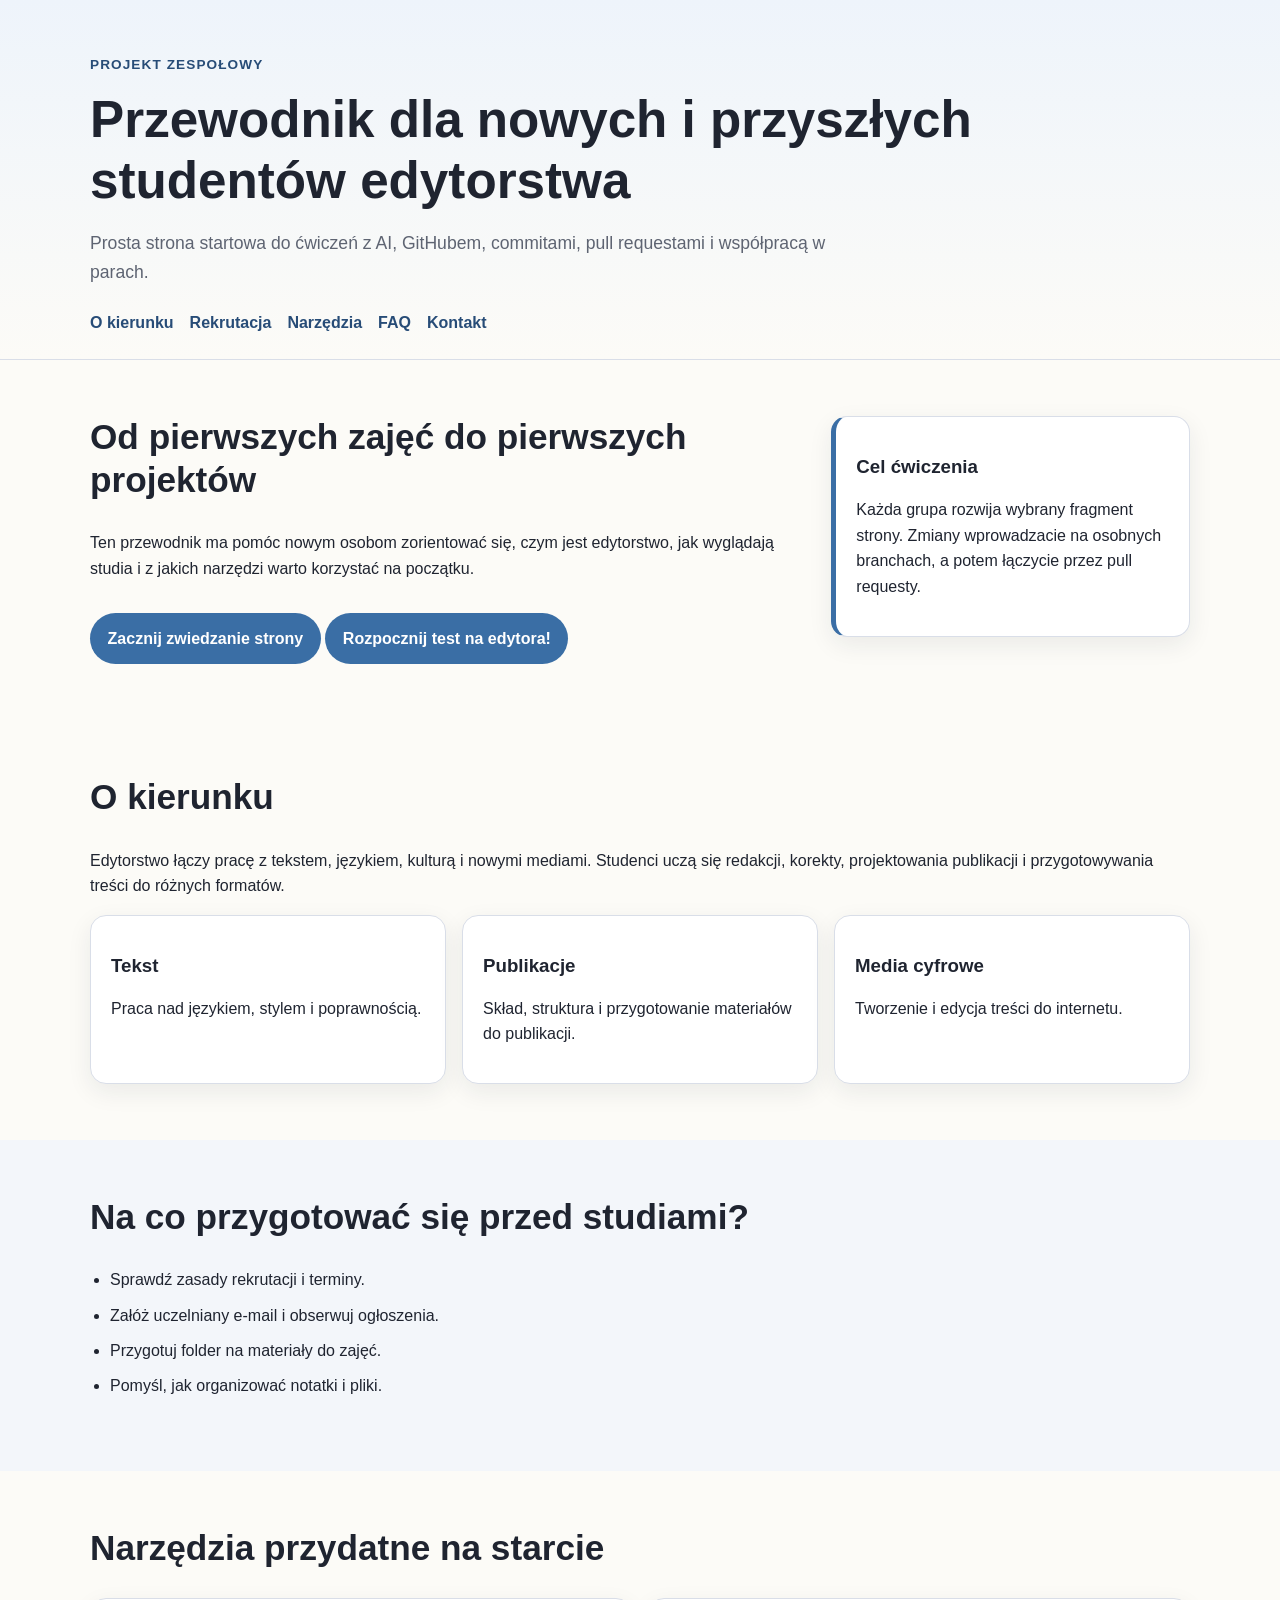
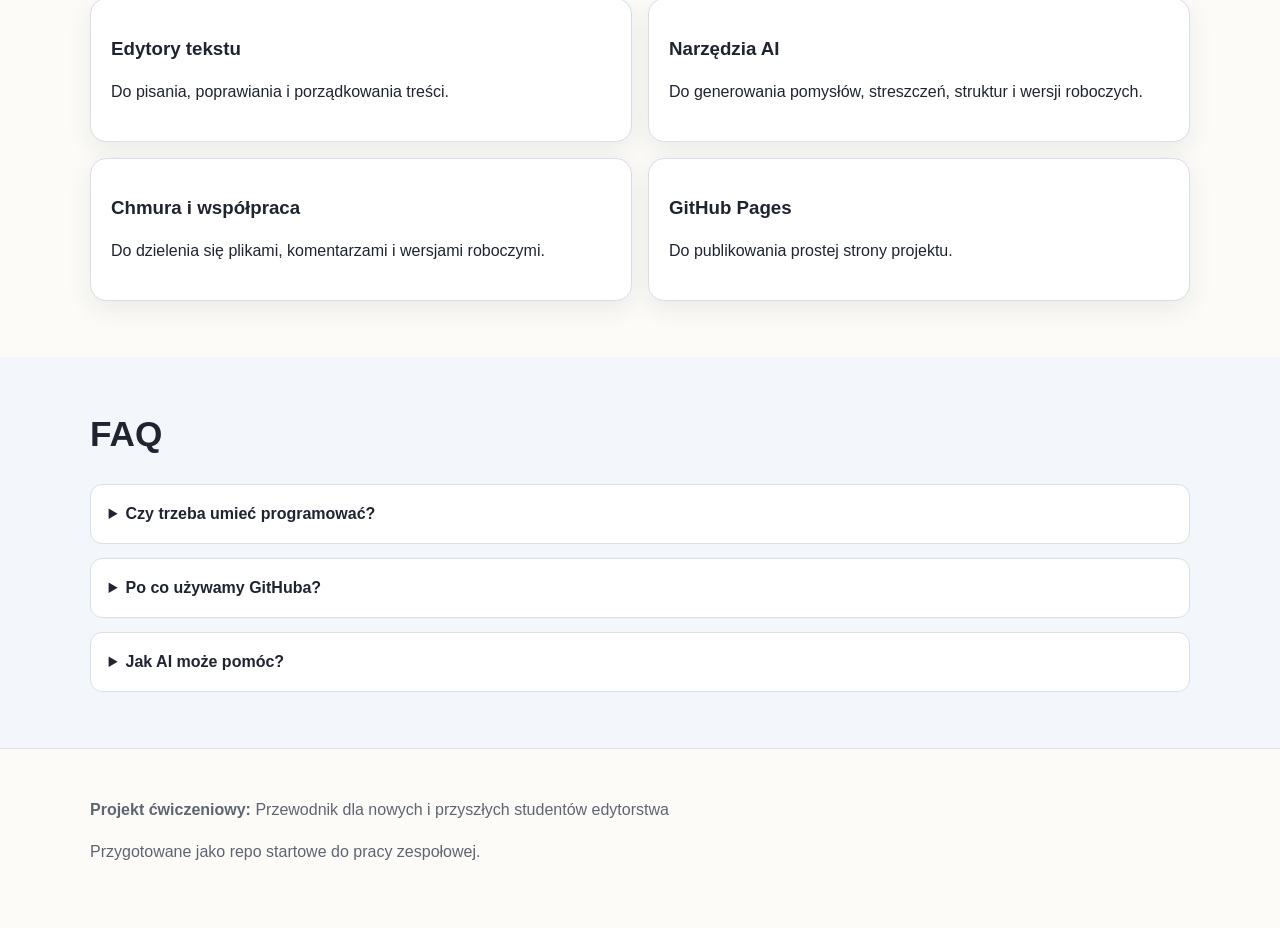
<file: index.html>
<!DOCTYPE html>
<html lang="pl">
<head>
  <meta charset="UTF-8" />
  <meta name="viewport" content="width=device-width, initial-scale=1.0" />
  <title>Przewodnik dla nowych i przyszłych studentów edytorstwa</title>
  <meta name="description" content="Strona ćwiczeniowa do pracy zespołowej z GitHub Pages, commitami i pull requestami." />
  <link rel="stylesheet" href="style.css" />
</head>
<body>
  <header class="site-header">
    <div class="container">
      <p class="eyebrow">Projekt zespołowy</p>
      <h1>Przewodnik dla nowych i przyszłych studentów edytorstwa</h1>
      <p class="lead">
        Prosta strona startowa do ćwiczeń z AI, GitHubem, commitami, pull requestami i współpracą w parach.
      </p>
      <nav class="main-nav" aria-label="Nawigacja główna">
        <ul>
          <li><a href="#o-kierunku">O kierunku</a></li>
          <li><a href="#rekrutacja">Rekrutacja</a></li>
          <li><a href="#narzedzia">Narzędzia</a></li>
          <li><a href="#faq">FAQ</a></li>
          <li><a href="#kontakt">Kontakt</a></li>
        </ul>
      </nav>
    </div>
  </header>
  

  <main>
    <section class="hero">
      <div class="container two-columns">
        <div>
          <h2>Od pierwszych zajęć do pierwszych projektów</h2>
          <p>
            Ten przewodnik ma pomóc nowym osobom zorientować się, czym jest edytorstwo,
            jak wyglądają studia i z jakich narzędzi warto korzystać na początku.
          </p>
          <a class="button" href="#o-kierunku">Zacznij zwiedzanie strony</a>
          <a class="button" href="https://emilia-charchut-walkosz.github.io/edytorstwo.github.io/przycisk.html" target="_blank">Rozpocznij test na edytora!</a>
        </div>
        <div class="card note">
          <h3>Cel ćwiczenia</h3>
          <p>
            Każda grupa rozwija wybrany fragment strony. Zmiany wprowadzacie na osobnych branchach,
            a potem łączycie przez pull requesty.
          </p>
        </div>
      </div>
    </section>

    <section id="o-kierunku" class="section">
      <div class="container">
        <h2>O kierunku</h2>
        <p>
          Edytorstwo łączy pracę z tekstem, językiem, kulturą i nowymi mediami. Studenci uczą się redakcji,
          korekty, projektowania publikacji i przygotowywania treści do różnych formatów.
        </p>

        <div class="grid cards-3">
          <article class="card">
            <h3>Tekst</h3>
            <p>Praca nad językiem, stylem i poprawnością.</p>
          </article>
          <article class="card">
            <h3>Publikacje</h3>
            <p>Skład, struktura i przygotowanie materiałów do publikacji.</p>
          </article>
          <article class="card">
            <h3>Media cyfrowe</h3>
            <p>Tworzenie i edycja treści do internetu.</p>
          </article>
        </div>
      </div>
    </section>

    <section id="rekrutacja" class="section alt">
      <div class="container">
        <h2>Na co przygotować się przed studiami?</h2>
        <ul class="checklist">
          <li>Sprawdź zasady rekrutacji i terminy.</li>
          <li>Załóż uczelniany e-mail i obserwuj ogłoszenia.</li>
          <li>Przygotuj folder na materiały do zajęć.</li>
          <li>Pomyśl, jak organizować notatki i pliki.</li>
        </ul>
      </div>
    </section>

    <section id="narzedzia" class="section">
      <div class="container">
        <h2>Narzędzia przydatne na starcie</h2>
        <div class="grid cards-2">
          <article class="card">
            <h3>Edytory tekstu</h3>
            <p>Do pisania, poprawiania i porządkowania treści.</p>
          </article>
          <article class="card">
            <h3>Narzędzia AI</h3>
            <p>Do generowania pomysłów, streszczeń, struktur i wersji roboczych.</p>
          </article>
          <article class="card">
            <h3>Chmura i współpraca</h3>
            <p>Do dzielenia się plikami, komentarzami i wersjami roboczymi.</p>
          </article>
          <article class="card">
            <h3>GitHub Pages</h3>
            <p>Do publikowania prostej strony projektu.</p>
          </article>
        </div>
      </div>
    </section>

    <section id="faq" class="section alt">
      <div class="container">
        <h2>FAQ</h2>
        <div class="faq-list">
          <details>
            <summary>Czy trzeba umieć programować?</summary>
            <p>Nie. W tym projekcie celem jest współpraca, krytyczne korzystanie z AI i praca nad treścią.</p>
          </details>
          <details>
            <summary>Po co używamy GitHuba?</summary>
            <p>Żeby ćwiczyć pracę zespołową, wersjonowanie zmian i łączenie pracy kilku osób.</p>
          </details>
          <details>
            <summary>Jak AI może pomóc?</summary>
            <p>Może zaproponować strukturę treści, skrócić tekst, poprawić styl albo pomóc z HTML i CSS.</p>
          </details>
        </div>
      </div>
    </section>
  </main>

  <footer id="kontakt" class="site-footer">
    <div class="container">
      <p><strong>Projekt ćwiczeniowy:</strong> Przewodnik dla nowych i przyszłych studentów edytorstwa</p>
      <p>Przygotowane jako repo startowe do pracy zespołowej.</p>
    </div>
  </footer>

  <script src="script.js"></script>
</body>
</html>
</file>
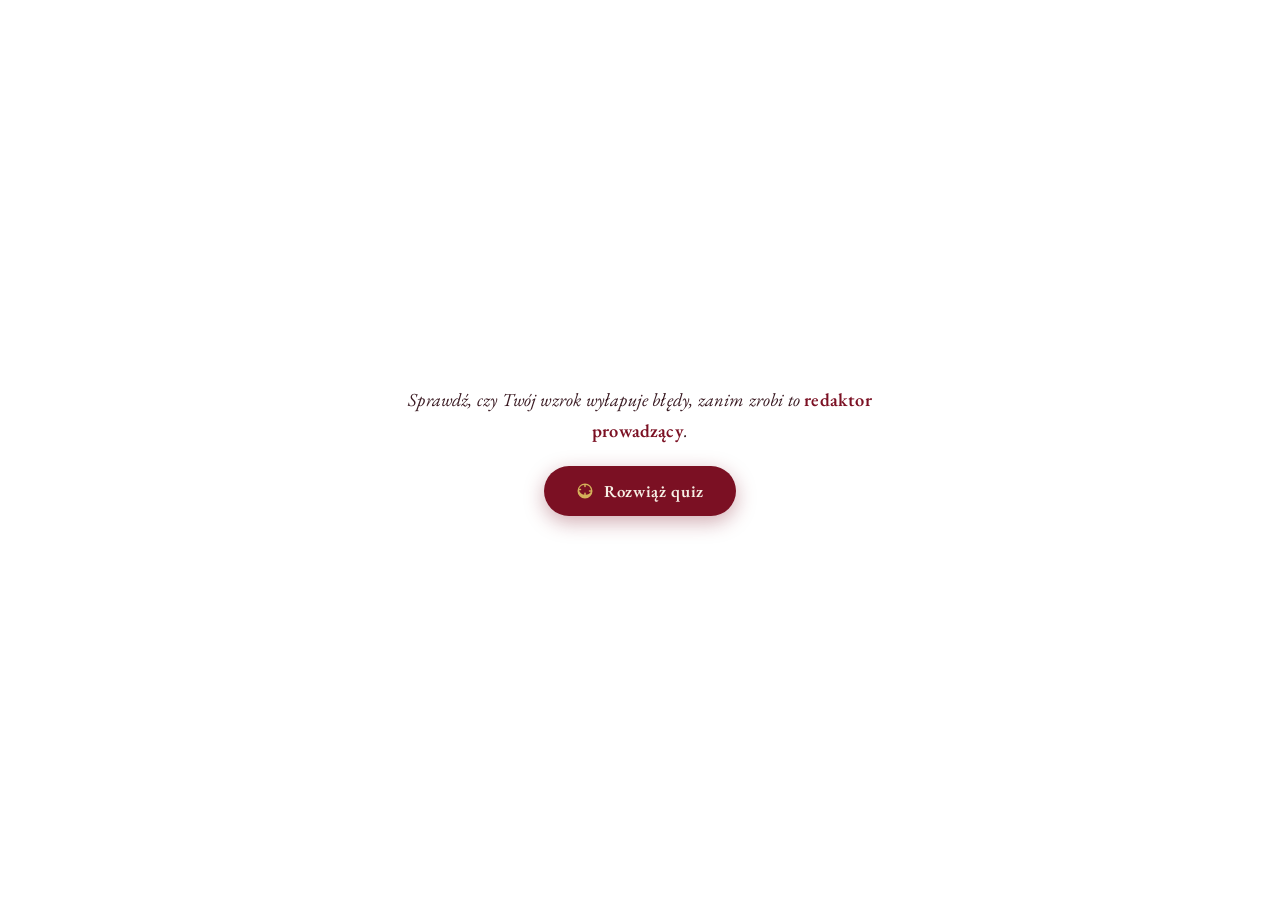
<file: przycisk.html>
<!DOCTYPE html>
<html lang="pl">
<head>
  <meta charset="UTF-8">
  <meta name="viewport" content="width=device-width, initial-scale=1.0">
  <title>Quiz – przycisk</title>
  <style>
    @import url('https://fonts.googleapis.com/css2?family=EB+Garamond:ital,wght@0,400;0,600;1,400&display=swap');

    * {
      box-sizing: border-box;
      margin: 0;
      padding: 0;
    }

    body {
      font-family: 'EB Garamond', Georgia, serif;
      background: transparent;
      display: flex;
      justify-content: center;
      align-items: center;
      min-height: 100vh;
      padding: 20px;
    }

    .widget {
      text-align: center;
      max-width: 520px;
    }

    .teaser {
      font-size: 1.15rem;
      color: #3a1a22;
      font-style: italic;
      margin-bottom: 20px;
      line-height: 1.7;
      letter-spacing: 0.01em;
    }

    .teaser strong {
      font-style: normal;
      font-weight: 600;
      color: #7b1023;
    }

    .btn {
      display: inline-flex;
      align-items: center;
      gap: 10px;
      background: #7b1023;
      color: #f7f0e6;
      font-family: 'EB Garamond', Georgia, serif;
      font-size: 1.05rem;
      font-weight: 600;
      letter-spacing: 0.04em;
      padding: 14px 32px;
      border: none;
      border-radius: 50px;
      cursor: pointer;
      text-decoration: none;
      box-shadow: 0 6px 20px rgba(123, 16, 35, 0.35);
      transition: background 0.2s, transform 0.15s, box-shadow 0.2s;
    }

    .btn:hover {
      background: #5e0c1a;
      transform: translateY(-2px);
      box-shadow: 0 10px 28px rgba(123, 16, 35, 0.45);
    }

    .btn:active {
      transform: translateY(0);
    }

    .btn svg {
      width: 18px;
      height: 18px;
      fill: #d4b15a;
      flex-shrink: 0;
    }
  </style>
</head>
<body>
  <div class="widget">
    <p class="teaser">
      Sprawdź, czy Twój wzrok wyłapuje błędy, zanim zrobi to <strong>redaktor prowadzący</strong>.
    </p>
    <a
      class="btn"
      href="https://emilia-charchut-walkosz.github.io/edytorstwo.github.io/quiz.html"
      target="_blank"
      rel="noopener noreferrer"
    >
      <svg viewBox="0 0 24 24" xmlns="http://www.w3.org/2000/svg">
        <path d="M12 2a10 10 0 1 0 10 10A10 10 0 0 0 12 2zm1 14.93V15a1 1 0 0 0-2 0v1.93A8 8 0 0 1 4.07 11H6a1 1 0 0 0 0-2H4.07A8 8 0 0 1 11 4.07V6a1 1 0 0 0 2 0V4.07A8 8 0 0 1 19.93 11H18a1 1 0 0 0 0 2h1.93A8 8 0 0 1 13 16.93z"/>
      </svg>
      Rozwiąż quiz
    </a>
  </div>
</body>
</html>
</file>
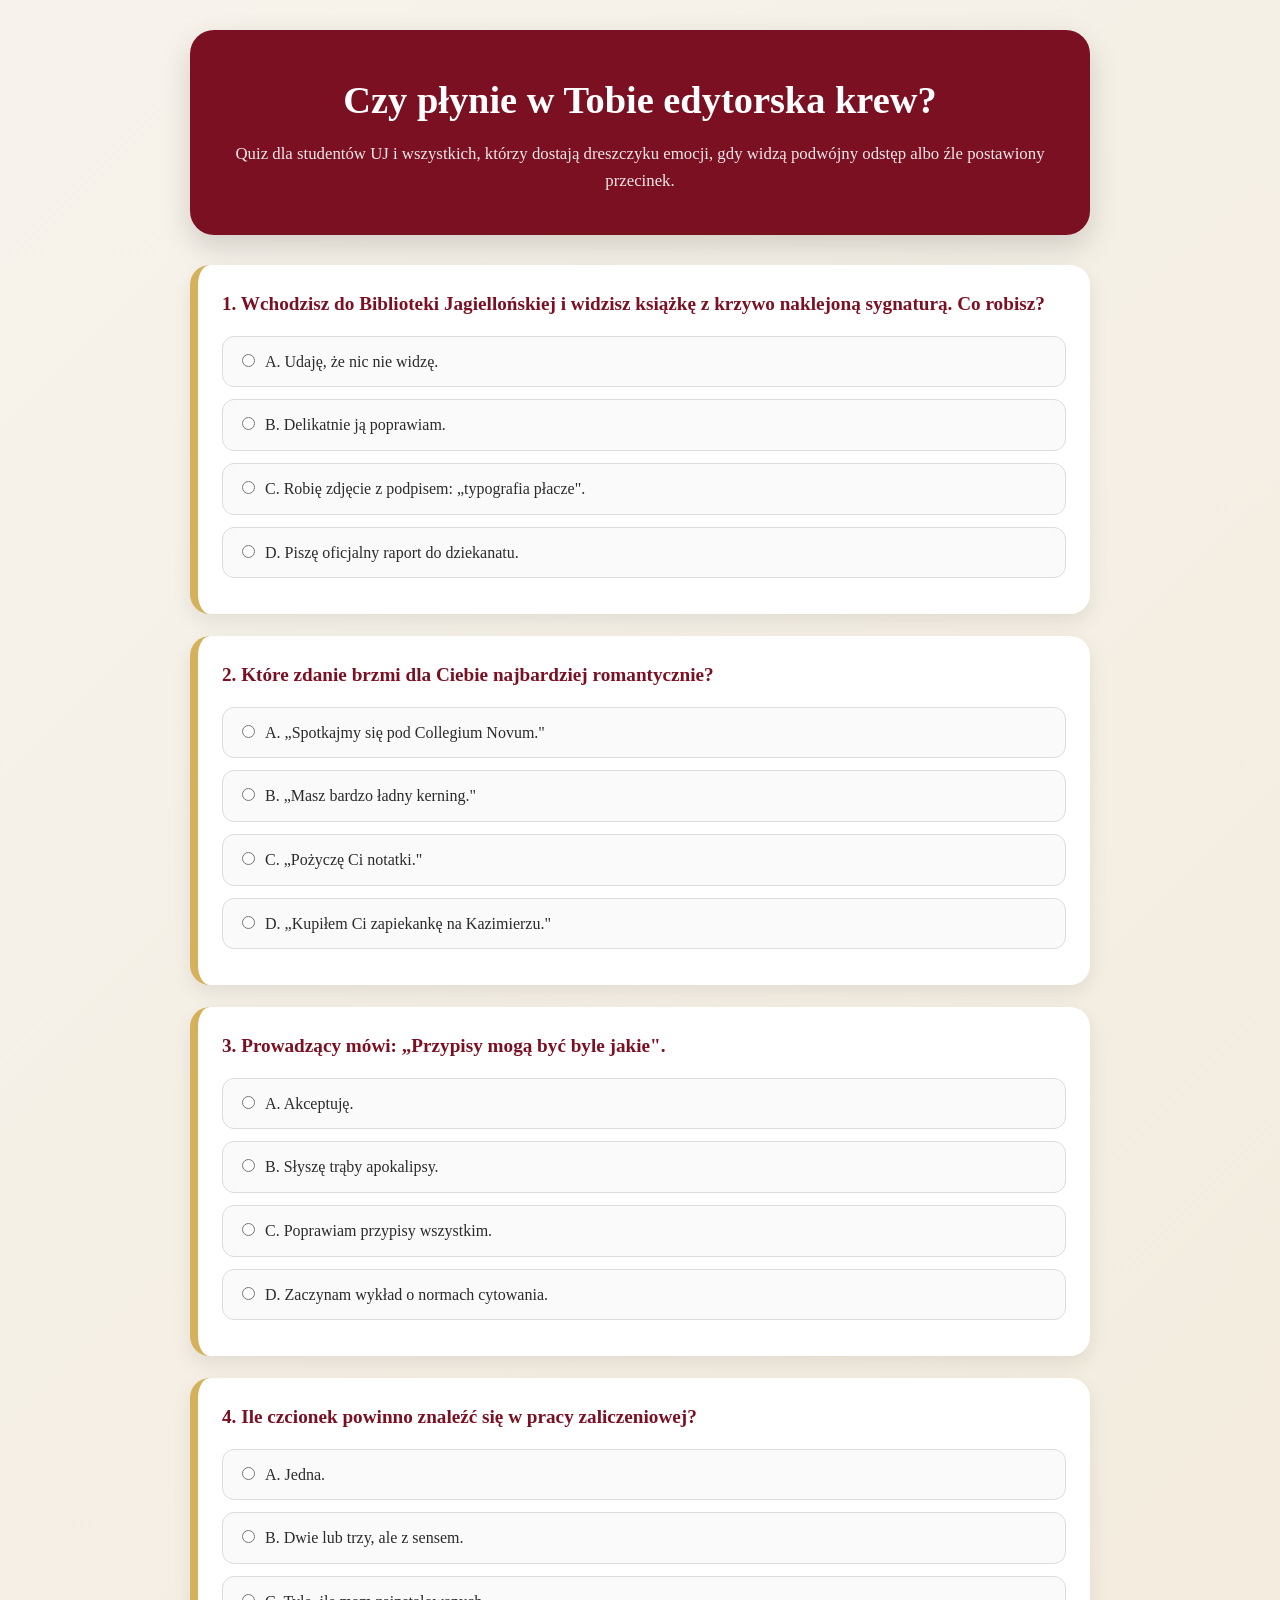
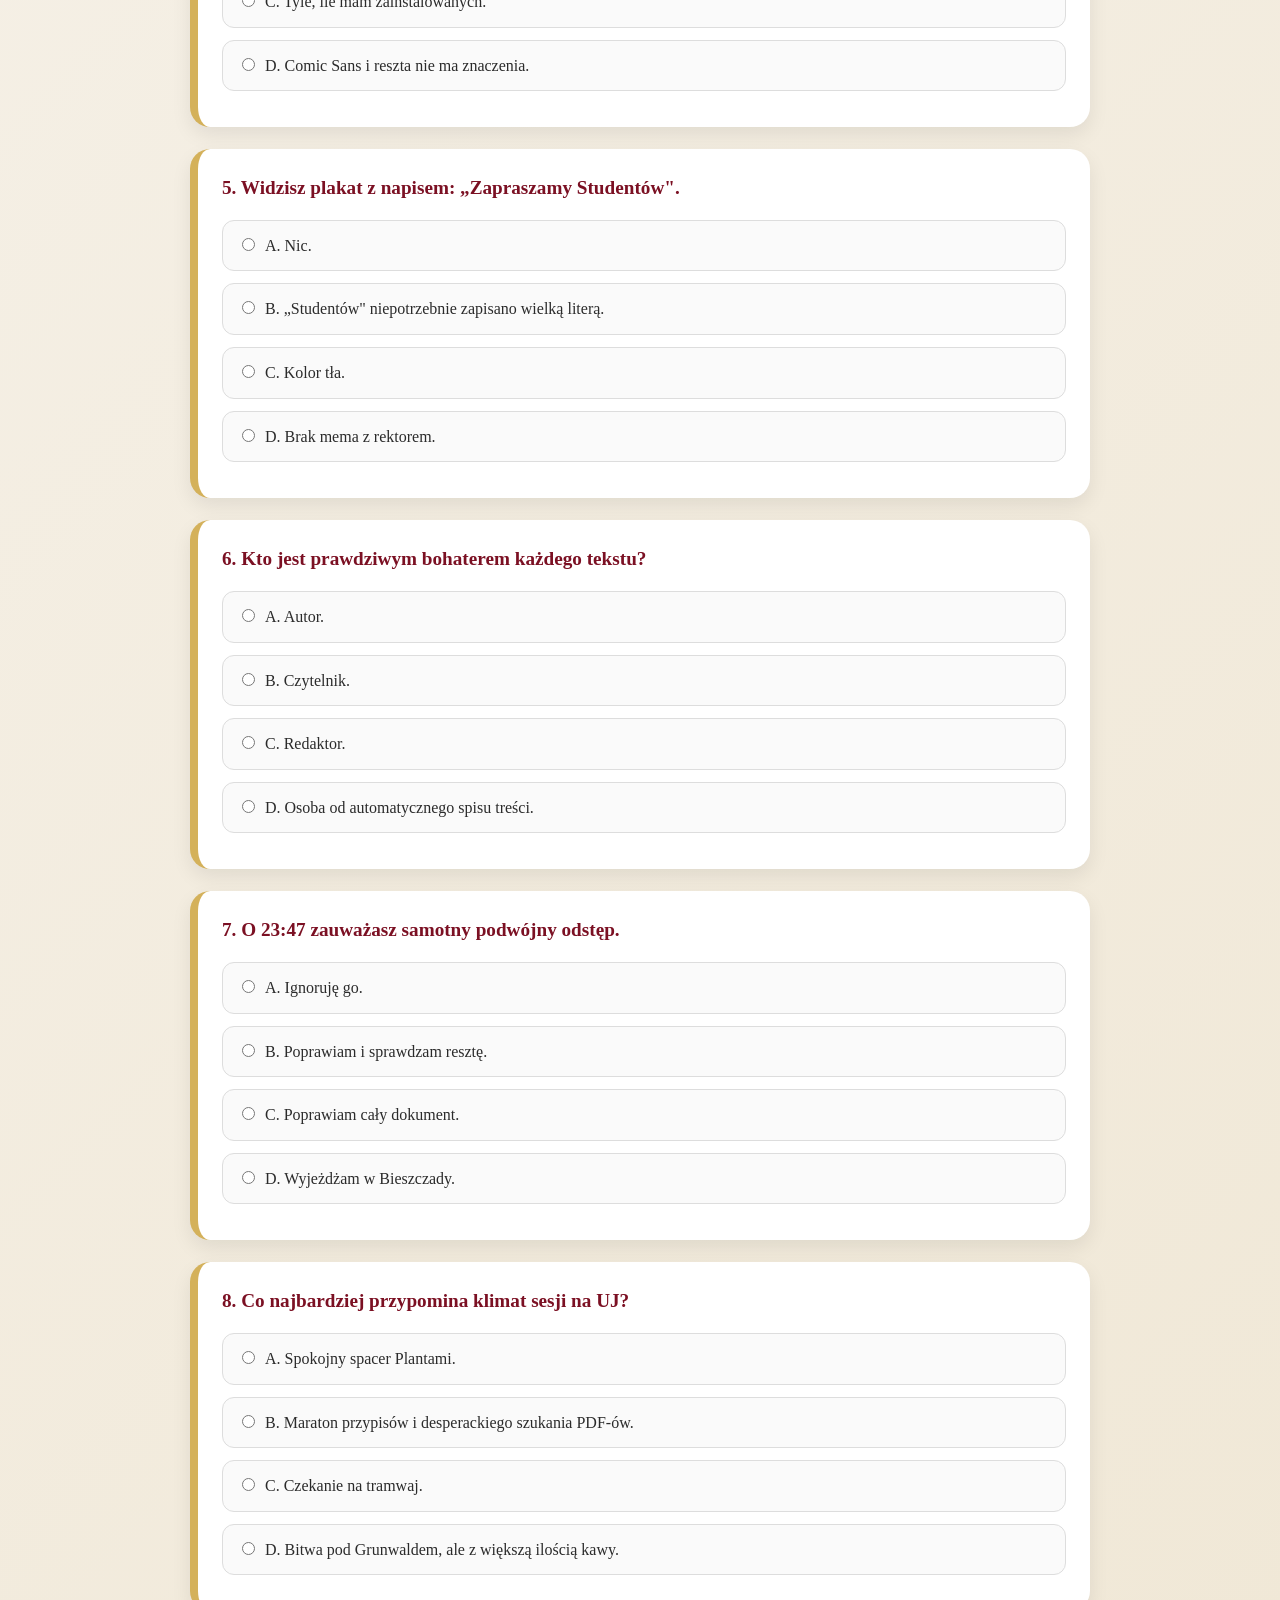
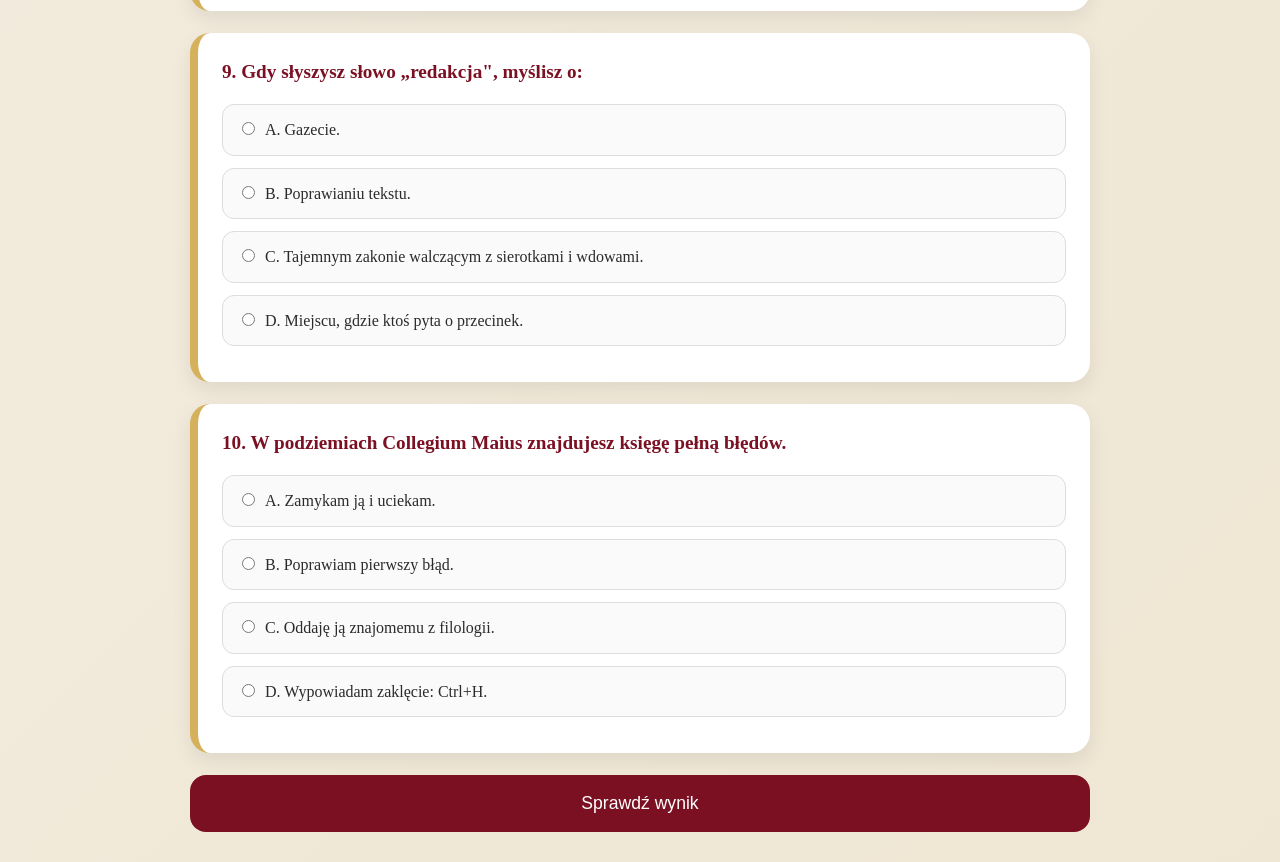
<file: quiz.html>
<!DOCTYPE html>
<html lang="pl">
<head>
  <meta charset="UTF-8">
  <meta name="viewport" content="width=device-width, initial-scale=1.0">
  <title>Czy płynie w Tobie edytorska krew?</title>
  <style>
    :root {
      --burgundy: #7b1023;
      --gold: #d4b15a;
      --paper: #f7f3ec;
      --ink: #2b2b2b;
      --card: #ffffff;
    }

    * {
      box-sizing: border-box;
    }

    body {
      margin: 0;
      font-family: "Georgia", serif;
      background: linear-gradient(135deg, #f7f3ec 0%, #efe6d3 100%);
      color: var(--ink);
      line-height: 1.6;
      padding: 30px 15px;
    }

    .container {
      max-width: 900px;
      margin: 0 auto;
    }

    .header {
      background: var(--burgundy);
      color: white;
      padding: 40px 30px;
      border-radius: 24px;
      box-shadow: 0 12px 30px rgba(0,0,0,0.15);
      margin-bottom: 30px;
      text-align: center;
    }

    .header h1 {
      margin: 0 0 10px;
      font-size: 2.4rem;
    }

    .header p {
      margin: 0;
      opacity: 0.9;
      font-size: 1.05rem;
    }

    .question {
      background: var(--card);
      border-radius: 20px;
      padding: 24px;
      margin-bottom: 22px;
      box-shadow: 0 8px 20px rgba(0,0,0,0.08);
      border-left: 8px solid var(--gold);
    }

    .question h2 {
      margin-top: 0;
      font-size: 1.2rem;
      color: var(--burgundy);
    }

    .option {
      display: block;
      margin: 12px 0;
      padding: 12px 14px;
      border-radius: 12px;
      cursor: pointer;
      transition: 0.2s;
      border: 1px solid #ddd;
      background: #fafafa;
    }

    .option:hover {
      background: #f2ebdd;
      transform: translateX(4px);
    }

    input[type="radio"] {
      margin-right: 10px;
      accent-color: var(--burgundy);
    }

    button {
      display: block;
      width: 100%;
      padding: 18px;
      border: none;
      border-radius: 16px;
      background: var(--burgundy);
      color: white;
      font-size: 1.1rem;
      cursor: pointer;
      transition: 0.2s;
      margin-top: 20px;
    }

    button:hover {
      background: #5e0c1a;
    }

    #result {
      display: none;
      margin-top: 35px;
      padding: 28px;
      border-radius: 20px;
      background: white;
      box-shadow: 0 10px 25px rgba(0,0,0,0.12);
      border-top: 10px solid var(--gold);
    }

    #result h2 {
      margin-top: 0;
      color: var(--burgundy);
      font-size: 1.8rem;
    }

    #result p {
      font-size: 1.1rem;
    }

    .score {
      margin-top: 12px;
      font-weight: bold;
      color: var(--burgundy);
    }

    @media (max-width: 700px) {
      .header h1 {
        font-size: 1.8rem;
      }

      .question {
        padding: 18px;
      }
    }
  </style>
</head>
<body>
  <div class="container">
    <div class="header">
      <h1>Czy płynie w Tobie edytorska krew?</h1>
      <p>
        Quiz dla studentów UJ i wszystkich, którzy dostają dreszczyku emocji,
        gdy widzą podwójny odstęp albo źle postawiony przecinek.
      </p>
    </div>

    <form id="quizForm">
      <div class="question">
        <h2>1. Wchodzisz do Biblioteki Jagiellońskiej i widzisz książkę z krzywo naklejoną sygnaturą. Co robisz?</h2>
        <label class="option"><input type="radio" name="q1" value="0">A. Udaję, że nic nie widzę.</label>
        <label class="option"><input type="radio" name="q1" value="1">B. Delikatnie ją poprawiam.</label>
        <label class="option"><input type="radio" name="q1" value="1">C. Robię zdjęcie z podpisem: „typografia płacze".</label>
        <label class="option"><input type="radio" name="q1" value="1">D. Piszę oficjalny raport do dziekanatu.</label>
      </div>

      <div class="question">
        <h2>2. Które zdanie brzmi dla Ciebie najbardziej romantycznie?</h2>
        <label class="option"><input type="radio" name="q2" value="0">A. „Spotkajmy się pod Collegium Novum."</label>
        <label class="option"><input type="radio" name="q2" value="1">B. „Masz bardzo ładny kerning."</label>
        <label class="option"><input type="radio" name="q2" value="0">C. „Pożyczę Ci notatki."</label>
        <label class="option"><input type="radio" name="q2" value="0">D. „Kupiłem Ci zapiekankę na Kazimierzu."</label>
      </div>

      <div class="question">
        <h2>3. Prowadzący mówi: „Przypisy mogą być byle jakie".</h2>
        <label class="option"><input type="radio" name="q3" value="0">A. Akceptuję.</label>
        <label class="option"><input type="radio" name="q3" value="1">B. Słyszę trąby apokalipsy.</label>
        <label class="option"><input type="radio" name="q3" value="1">C. Poprawiam przypisy wszystkim.</label>
        <label class="option"><input type="radio" name="q3" value="1">D. Zaczynam wykład o normach cytowania.</label>
      </div>

      <div class="question">
        <h2>4. Ile czcionek powinno znaleźć się w pracy zaliczeniowej?</h2>
        <label class="option"><input type="radio" name="q4" value="0">A. Jedna.</label>
        <label class="option"><input type="radio" name="q4" value="1">B. Dwie lub trzy, ale z sensem.</label>
        <label class="option"><input type="radio" name="q4" value="0">C. Tyle, ile mam zainstalowanych.</label>
        <label class="option"><input type="radio" name="q4" value="0">D. Comic Sans i reszta nie ma znaczenia.</label>
      </div>

      <div class="question">
        <h2>5. Widzisz plakat z napisem: „Zapraszamy Studentów".</h2>
        <label class="option"><input type="radio" name="q5" value="0">A. Nic.</label>
        <label class="option"><input type="radio" name="q5" value="1">B. „Studentów" niepotrzebnie zapisano wielką literą.</label>
        <label class="option"><input type="radio" name="q5" value="0">C. Kolor tła.</label>
        <label class="option"><input type="radio" name="q5" value="0">D. Brak mema z rektorem.</label>
      </div>

      <div class="question">
        <h2>6. Kto jest prawdziwym bohaterem każdego tekstu?</h2>
        <label class="option"><input type="radio" name="q6" value="0">A. Autor.</label>
        <label class="option"><input type="radio" name="q6" value="0">B. Czytelnik.</label>
        <label class="option"><input type="radio" name="q6" value="1">C. Redaktor.</label>
        <label class="option"><input type="radio" name="q6" value="1">D. Osoba od automatycznego spisu treści.</label>
      </div>

      <div class="question">
        <h2>7. O 23:47 zauważasz samotny podwójny odstęp.</h2>
        <label class="option"><input type="radio" name="q7" value="0">A. Ignoruję go.</label>
        <label class="option"><input type="radio" name="q7" value="1">B. Poprawiam i sprawdzam resztę.</label>
        <label class="option"><input type="radio" name="q7" value="1">C. Poprawiam cały dokument.</label>
        <label class="option"><input type="radio" name="q7" value="0">D. Wyjeżdżam w Bieszczady.</label>
      </div>

      <div class="question">
        <h2>8. Co najbardziej przypomina klimat sesji na UJ?</h2>
        <label class="option"><input type="radio" name="q8" value="0">A. Spokojny spacer Plantami.</label>
        <label class="option"><input type="radio" name="q8" value="1">B. Maraton przypisów i desperackiego szukania PDF-ów.</label>
        <label class="option"><input type="radio" name="q8" value="0">C. Czekanie na tramwaj.</label>
        <label class="option"><input type="radio" name="q8" value="0">D. Bitwa pod Grunwaldem, ale z większą ilością kawy.</label>
      </div>

      <div class="question">
        <h2>9. Gdy słyszysz słowo „redakcja", myślisz o:</h2>
        <label class="option"><input type="radio" name="q9" value="0">A. Gazecie.</label>
        <label class="option"><input type="radio" name="q9" value="0">B. Poprawianiu tekstu.</label>
        <label class="option"><input type="radio" name="q9" value="1">C. Tajemnym zakonie walczącym z sierotkami i wdowami.</label>
        <label class="option"><input type="radio" name="q9" value="1">D. Miejscu, gdzie ktoś pyta o przecinek.</label>
      </div>

      <div class="question">
        <h2>10. W podziemiach Collegium Maius znajdujesz księgę pełną błędów.</h2>
        <label class="option"><input type="radio" name="q10" value="0">A. Zamykam ją i uciekam.</label>
        <label class="option"><input type="radio" name="q10" value="1">B. Poprawiam pierwszy błąd.</label>
        <label class="option"><input type="radio" name="q10" value="0">C. Oddaję ją znajomemu z filologii.</label>
        <label class="option"><input type="radio" name="q10" value="1">D. Wypowiadam zaklęcie: Ctrl+H.</label>
      </div>

      <button type="button" onclick="showResult()">Sprawdź wynik</button>
    </form>

    <div id="result">
      <h2 id="resultTitle"></h2>
      <p id="resultText"></p>
      <div class="score" id="scoreText"></div>
    </div>
  </div>

  <script>
    function showResult() {
      const questions = 10;
      let score = 0;

      for (let i = 1; i <= questions; i++) {
        const answer = document.querySelector(`input[name="q${i}"]:checked`);

        if (!answer) {
          alert("Najpierw odpowiedz na wszystkie pytania. Quiz nie lubi pustych marginesów.");
          return;
        }

        score += Number(answer.value);
      }

      const result = document.getElementById("result");
      const title = document.getElementById("resultTitle");
      const text = document.getElementById("resultText");
      const scoreText = document.getElementById("scoreText");

      if (score <= 3) {
        title.textContent = "Poziom: Kawa i chaos";
        text.textContent = "W Twoich żyłach płynie głównie kawa i stres sesyjny. Redakcja jest dla Ciebie jak tajemniczy manuskrypt ukryty w piwnicy Collegium Maius.";
      } else if (score <= 6) {
        title.textContent = "Poziom: Uśpiony łowca literówek";
        text.textContent = "Masz potencjał. Gdzieś w Tobie drzemie mały tropiciel błędów, który budzi się po trzeciej kawie i zaczyna polować na podwójne spacje.";
      } else if (score <= 9) {
        title.textContent = "Poziom: Strażnik przypisów";
        text.textContent = "Twoje zmysły reagują na błędne półpauzy z odległości kilku metrów. Istnieje spora szansa, że poprawiasz menu w restauracjach i napisy w tramwajach.";
      } else {
        title.textContent = "Poziom: Edytorski smok spod Wawelu";
        text.textContent = "Gratulacje. W Twoich żyłach płynie atrament, przypisy i lekka pogarda dla źle wyjustowanych tekstów. Gdy otwierasz Worda, przecinki ustawiają się w szeregu.";
      }

      scoreText.textContent = `Zdobyte punkty edytorskie: ${score} / 10`;
      result.style.display = "block";
      result.scrollIntoView({ behavior: "smooth" });
    }
  </script>
</body>
</html>
</file>
<file: style.css>
:root {
  --bg: #fcfbf7;
  --text: #1f2430;
  --muted: #5e6472;
  --accent: #3a6ea5;
  --accent-dark: #274c77;
  --card: #ffffff;
  --line: #d9dee8;
  --alt: #f3f6fa;
  --shadow: 0 8px 24px rgba(31, 36, 48, 0.08);
}

* {
  box-sizing: border-box;
}

html {
  scroll-behavior: smooth;
}

body {
  margin: 0;
  font-family: Arial, Helvetica, sans-serif;
  line-height: 1.6;
  color: var(--text);
  background: var(--bg);
}

img {
  max-width: 100%;
  display: block;
}

.container {
  width: min(1100px, calc(100% - 2rem));
  margin: 0 auto;
}

.site-header {
  background: linear-gradient(180deg, #eef4fb 0%, #fcfbf7 100%);
  padding: 2.5rem 0 1.5rem;
  border-bottom: 1px solid var(--line);
}

.eyebrow {
  text-transform: uppercase;
  letter-spacing: 0.08em;
  color: var(--accent-dark);
  font-size: 0.85rem;
  font-weight: 700;
}

h1, h2, h3 {
  line-height: 1.2;
}

h1 {
  font-size: clamp(2rem, 4vw, 3.5rem);
  margin: 0.3rem 0 1rem;
}

h2 {
  font-size: clamp(1.5rem, 3vw, 2.2rem);
  margin-top: 0;
}

.lead {
  font-size: 1.1rem;
  max-width: 760px;
  color: var(--muted);
}

.main-nav ul {
  list-style: none;
  padding: 0;
  margin: 1.5rem 0 0;
  display: flex;
  gap: 1rem;
  flex-wrap: wrap;
}

.main-nav a {
  text-decoration: none;
  color: var(--accent-dark);
  font-weight: 700;
}

.hero,
.section {
  padding: 3.5rem 0;
}

.alt {
  background: var(--alt);
}

.two-columns {
  display: grid;
  grid-template-columns: 2fr 1fr;
  gap: 1.5rem;
  align-items: start;
}

.grid {
  display: grid;
  gap: 1rem;
}

.cards-2 {
  grid-template-columns: repeat(2, minmax(0, 1fr));
}

.cards-3 {
  grid-template-columns: repeat(3, minmax(0, 1fr));
}

.card {
  background: var(--card);
  border: 1px solid var(--line);
  border-radius: 16px;
  padding: 1.25rem;
  box-shadow: var(--shadow);
}

.note {
  border-left: 5px solid var(--accent);
}

.button {
  display: inline-block;
  margin-top: 1rem;
  background: var(--accent);
  color: white;
  text-decoration: none;
  padding: 0.8rem 1.1rem;
  border-radius: 999px;
  font-weight: 700;
}

.checklist {
  padding-left: 1.25rem;
}

.checklist li {
  margin-bottom: 0.6rem;
}

.faq-list {
  display: grid;
  gap: 0.9rem;
}

details {
  background: #fff;
  border: 1px solid var(--line);
  border-radius: 12px;
  padding: 1rem 1.1rem;
}

summary {
  cursor: pointer;
  font-weight: 700;
}

.site-footer {
  padding: 2rem 0 3rem;
  border-top: 1px solid var(--line);
  color: var(--muted);
}

@media (max-width: 800px) {
  .two-columns,
  .cards-2,
  .cards-3 {
    grid-template-columns: 1fr;
  }
}
</file>
